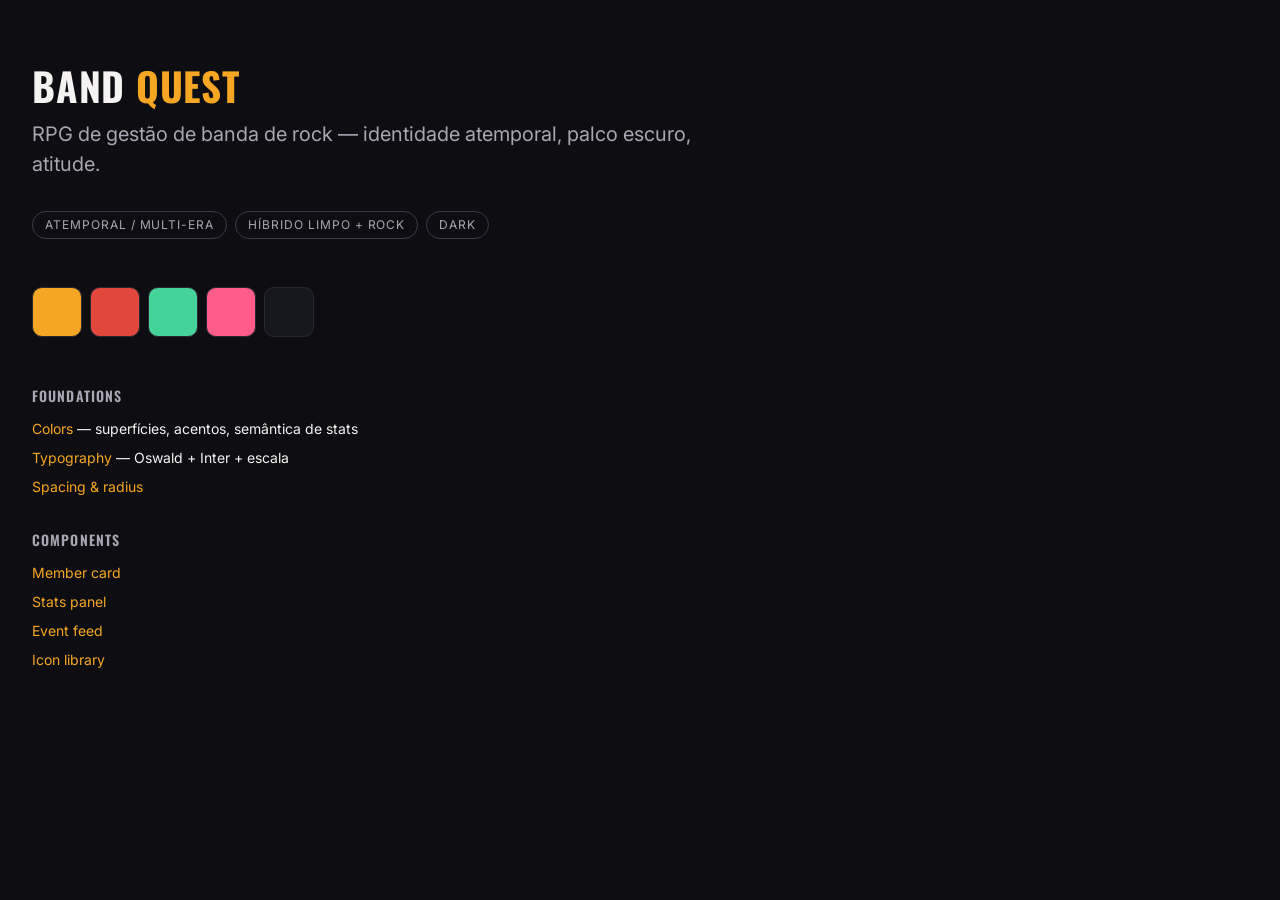
<file: design-system/index.html>
<!-- @dsCard group="Brand" name="Brand overview" -->
<!DOCTYPE html>
<html lang="pt-BR">
<head>
<meta charset="utf-8">
<meta name="viewport" content="width=device-width, initial-scale=1">
<title>Band Quest — Design System</title>
<link rel="preconnect" href="https://fonts.googleapis.com">
<link href="https://fonts.googleapis.com/css2?family=Inter:wght@400;500;600;700&family=Oswald:wght@500;600;700&display=swap" rel="stylesheet">
<link rel="stylesheet" href="tokens.css">
<style>
  body { margin: 0; }
  .wrap { padding: var(--bq-space-8) var(--bq-space-6); max-width: 720px; }
  .brand { font-family: var(--bq-font-display); font-weight: 700; text-transform: uppercase;
           letter-spacing: var(--bq-tracking-display); font-size: var(--bq-text-3xl); line-height: var(--bq-leading-tight); }
  .brand b { color: var(--bq-spotlight); }
  .tagline { color: var(--bq-text-muted); margin: var(--bq-space-3) 0 var(--bq-space-6); font-size: var(--bq-text-lg); }
  .pills { display: flex; gap: var(--bq-space-2); flex-wrap: wrap; margin-bottom: var(--bq-space-7); }
  .pill { font-size: var(--bq-text-xs); text-transform: uppercase; letter-spacing: var(--bq-tracking-caps);
          padding: var(--bq-space-1) var(--bq-space-3); border-radius: var(--bq-radius-pill);
          border: 1px solid var(--bq-border-strong); color: var(--bq-text-muted); }
  .swatches { display: flex; gap: var(--bq-space-2); margin-bottom: var(--bq-space-7); }
  .swatches span { width: 48px; height: 48px; border-radius: var(--bq-radius-md); border: 1px solid var(--bq-border); }
  h2 { font-family: var(--bq-font-display); font-weight: 600; letter-spacing: var(--bq-tracking-caps);
       text-transform: uppercase; font-size: var(--bq-text-sm); color: var(--bq-text-muted); margin: 0 0 var(--bq-space-3); }
  ul { list-style: none; padding: 0; margin: 0; display: grid; gap: var(--bq-space-2); }
  a { color: var(--bq-spotlight); text-decoration: none; }
  li { font-size: var(--bq-text-sm); }
</style>
</head>
<body class="bq-root">
<div class="wrap">
  <div class="brand">Band <b>Quest</b></div>
  <p class="tagline">RPG de gestão de banda de rock — identidade atemporal, palco escuro, atitude.</p>

  <div class="pills">
    <span class="pill">Atemporal / multi-era</span>
    <span class="pill">Híbrido limpo + rock</span>
    <span class="pill">Dark</span>
  </div>

  <div class="swatches">
    <span style="background:var(--bq-spotlight)"></span>
    <span style="background:var(--bq-ember)"></span>
    <span style="background:var(--bq-stat-cash)"></span>
    <span style="background:var(--bq-stat-fans)"></span>
    <span style="background:var(--bq-bg-surface)"></span>
  </div>

  <h2>Foundations</h2>
  <ul>
    <li><a href="foundations/colors.html">Colors</a> — superfícies, acentos, semântica de stats</li>
    <li><a href="foundations/typography.html">Typography</a> — Oswald + Inter + escala</li>
    <li><a href="foundations/spacing.html">Spacing &amp; radius</a></li>
  </ul>

  <h2 style="margin-top:var(--bq-space-6)">Components</h2>
  <ul>
    <li><a href="components/member-card.html">Member card</a></li>
    <li><a href="components/stats-panel.html">Stats panel</a></li>
    <li><a href="components/event-feed.html">Event feed</a></li>
    <li><a href="components/icons.html">Icon library</a></li>
  </ul>
</div>
</body>
</html>
</file>
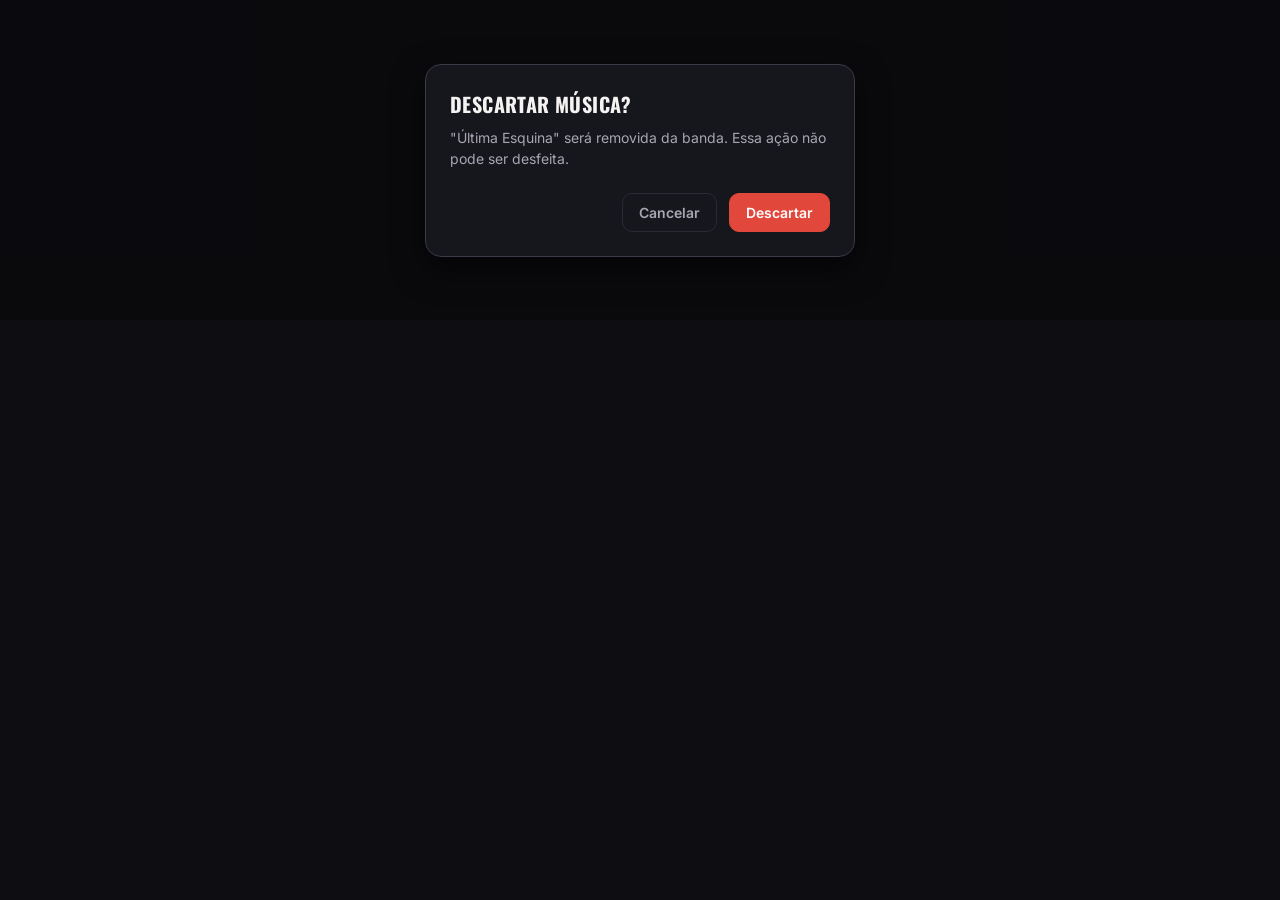
<file: design-system/components/confirm-dialog.html>
<!-- @dsCard group="Components" name="Confirm dialog" -->
<!DOCTYPE html>
<html lang="pt-BR">
<head>
<meta charset="utf-8">
<meta name="viewport" content="width=device-width, initial-scale=1">
<title>Band Quest — Confirm Dialog</title>
<link rel="preconnect" href="https://fonts.googleapis.com">
<link href="https://fonts.googleapis.com/css2?family=Inter:wght@400;500;600;700&family=Oswald:wght@600;700&display=swap" rel="stylesheet">
<link rel="stylesheet" href="../tokens.css">
<style>
  body { margin: 0; }
  .stage { position: relative; min-height: 320px; }
  /* Scrim do modal — usa o token de overlay. */
  .overlay {
    position: absolute; inset: 0; z-index: var(--bq-z-overlay);
    display: flex; align-items: center; justify-content: center; padding: var(--bq-space-6);
    background: var(--bq-overlay);
  }
  .dialog {
    width: 100%; max-width: 380px; padding: var(--bq-space-5);
    background: var(--bq-bg-surface); border: 1px solid var(--bq-border-strong);
    border-radius: var(--bq-radius-lg); box-shadow: var(--bq-shadow-lg);
  }
  .dialog__title { font-family: var(--bq-font-display); font-weight: 700; text-transform: uppercase;
    letter-spacing: var(--bq-tracking-display); font-size: var(--bq-text-lg); margin: 0 0 var(--bq-space-2); }
  .dialog__msg { font-size: var(--bq-text-sm); color: var(--bq-text-muted); margin: 0 0 var(--bq-space-5); }
  .dialog__actions { display: flex; justify-content: flex-end; gap: var(--bq-space-3); }
  .btn { padding: var(--bq-space-2) var(--bq-space-4); font: inherit; font-size: var(--bq-text-sm);
    font-weight: var(--bq-weight-semibold); border-radius: var(--bq-radius-md); cursor: pointer; }
  .btn--ghost { color: var(--bq-text-muted); background: var(--bq-bg-surface); border: 1px solid var(--bq-border); }
  .btn--ghost:hover { border-color: var(--bq-border-strong); color: var(--bq-text); }
  /* Ação destrutiva (ember). Para confirmações neutras, usar o âmbar (spotlight). */
  .btn--danger { color: #fff; background: var(--bq-ember); border: 1px solid var(--bq-ember); }
  .btn--danger:hover { filter: brightness(1.08); }
</style>
</head>
<body class="bq-root">
<div class="stage">
  <div class="overlay">
    <div class="dialog" role="dialog" aria-modal="true" aria-labelledby="cd-title">
      <h2 class="dialog__title" id="cd-title">Descartar música?</h2>
      <p class="dialog__msg">"Última Esquina" será removida da banda. Essa ação não pode ser desfeita.</p>
      <div class="dialog__actions">
        <button class="btn btn--ghost">Cancelar</button>
        <button class="btn btn--danger">Descartar</button>
      </div>
    </div>
  </div>
</div>
</body>
</html>
</file>
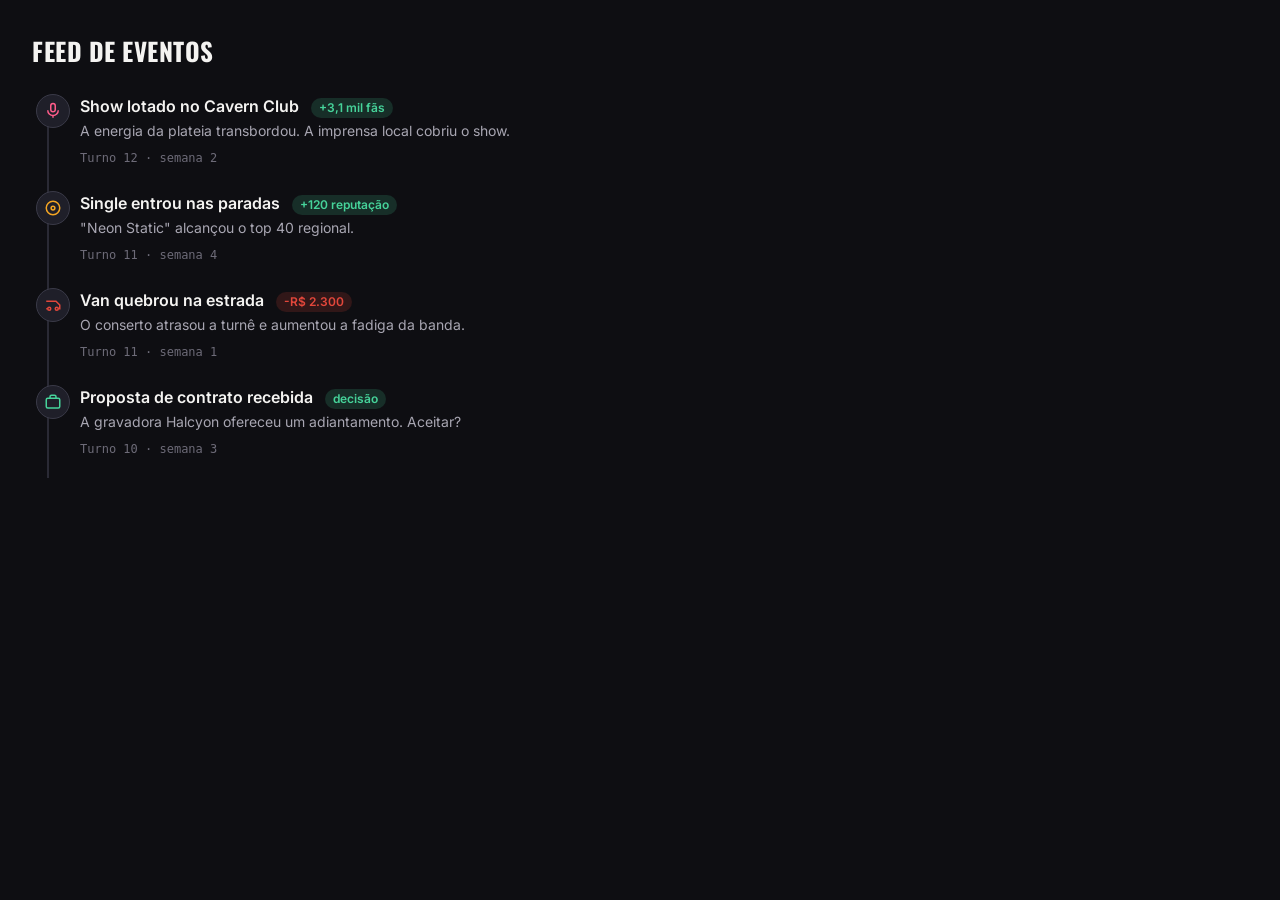
<file: design-system/components/event-feed.html>
<!-- @dsCard group="Components" name="Event feed" -->
<!DOCTYPE html>
<html lang="pt-BR">
<head>
<meta charset="utf-8">
<meta name="viewport" content="width=device-width, initial-scale=1">
<title>Band Quest — Event Feed</title>
<link rel="preconnect" href="https://fonts.googleapis.com">
<link href="https://fonts.googleapis.com/css2?family=Inter:wght@400;500;600;700&family=Oswald:wght@600;700&display=swap" rel="stylesheet">
<link rel="stylesheet" href="../tokens.css">
<style>
  body { margin: 0; }
  .wrap { padding: var(--bq-space-6); max-width: 520px; }
  h1 { font-family: var(--bq-font-display); font-weight: 700; text-transform: uppercase;
       letter-spacing: var(--bq-tracking-display); font-size: var(--bq-text-xl); margin: 0 0 var(--bq-space-5); }
  .feed { position: relative; padding-left: var(--bq-space-6); }
  .feed::before { content:""; position:absolute; left: 15px; top: 4px; bottom: 4px; width: 2px; background: var(--bq-border); }
  .item { position: relative; padding: 0 0 var(--bq-space-5) var(--bq-space-4); }
  .dot { position: absolute; left: calc(-1 * var(--bq-space-6) + 4px); top: 0; width: 32px; height: 32px; border-radius: var(--bq-radius-pill);
         display:flex; align-items:center; justify-content:center; background: var(--bq-bg-elevated);
         border: 1px solid var(--bq-border-strong); color: var(--accent); }
  .dot svg { width: 18px; height: 18px; }
  .title { font-weight: var(--bq-weight-semibold); font-size: var(--bq-text-md); }
  .desc { font-size: var(--bq-text-sm); color: var(--bq-text-muted); margin-top: 2px; }
  .time { font-size: var(--bq-text-xs); color: var(--bq-text-faint); font-family: var(--bq-font-mono); margin-top: var(--bq-space-2); }
  .tag { display:inline-block; font-size: var(--bq-text-xs); font-weight: var(--bq-weight-semibold);
         padding: 1px var(--bq-space-2); border-radius: var(--bq-radius-pill); margin-left: var(--bq-space-2); }
  .pos { color: var(--bq-positive); background: color-mix(in srgb, var(--bq-positive) 16%, transparent); }
  .neg { color: var(--bq-negative); background: color-mix(in srgb, var(--bq-negative) 16%, transparent); }
</style>
</head>
<body class="bq-root">
<div class="wrap">
  <h1>Feed de Eventos</h1>
  <div class="feed">

    <div class="item" style="--accent:var(--bq-stat-fans)">
      <div class="dot"><svg viewBox="0 0 24 24" fill="none" stroke="currentColor" stroke-width="2"><rect x="9" y="2" width="6" height="11" rx="3"/><path d="M5 11a7 7 0 0 0 14 0M12 18v3"/></svg></div>
      <div class="title">Show lotado no Cavern Club <span class="tag pos">+3,1 mil fãs</span></div>
      <div class="desc">A energia da plateia transbordou. A imprensa local cobriu o show.</div>
      <div class="time">Turno 12 · semana 2</div>
    </div>

    <div class="item" style="--accent:var(--bq-spotlight)">
      <div class="dot"><svg viewBox="0 0 24 24" fill="none" stroke="currentColor" stroke-width="2"><circle cx="12" cy="12" r="9"/><circle cx="12" cy="12" r="2.5"/></svg></div>
      <div class="title">Single entrou nas paradas <span class="tag pos">+120 reputação</span></div>
      <div class="desc">"Neon Static" alcançou o top 40 regional.</div>
      <div class="time">Turno 11 · semana 4</div>
    </div>

    <div class="item" style="--accent:var(--bq-negative)">
      <div class="dot"><svg viewBox="0 0 24 24" fill="none" stroke="currentColor" stroke-width="2"><path d="M3 7h13l5 5v5h-2M3 17h2"/><circle cx="7" cy="17" r="2"/><circle cx="17" cy="17" r="2"/></svg></div>
      <div class="title">Van quebrou na estrada <span class="tag neg">-R$ 2.300</span></div>
      <div class="desc">O conserto atrasou a turnê e aumentou a fadiga da banda.</div>
      <div class="time">Turno 11 · semana 1</div>
    </div>

    <div class="item" style="--accent:var(--bq-stat-cash)">
      <div class="dot"><svg viewBox="0 0 24 24" fill="none" stroke="currentColor" stroke-width="2"><rect x="3" y="7" width="18" height="13" rx="2"/><path d="M8 7V5a2 2 0 0 1 2-2h4a2 2 0 0 1 2 2v2"/></svg></div>
      <div class="title">Proposta de contrato recebida <span class="tag pos">decisão</span></div>
      <div class="desc">A gravadora Halcyon ofereceu um adiantamento. Aceitar?</div>
      <div class="time">Turno 10 · semana 3</div>
    </div>

  </div>
</div>
</body>
</html>
</file>
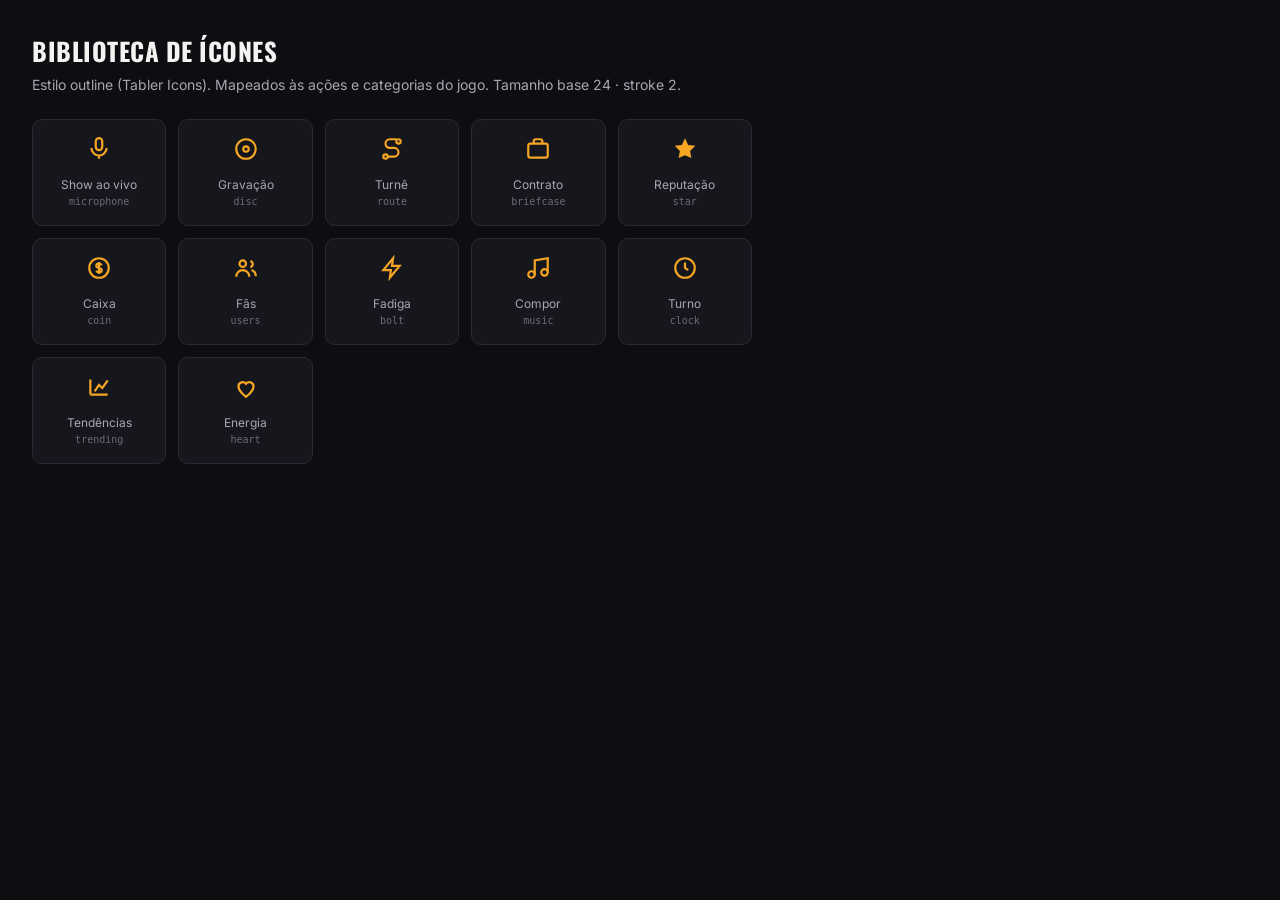
<file: design-system/components/icons.html>
<!-- @dsCard group="Components" name="Icon library" -->
<!DOCTYPE html>
<html lang="pt-BR">
<head>
<meta charset="utf-8">
<meta name="viewport" content="width=device-width, initial-scale=1">
<title>Band Quest — Icon Library</title>
<link rel="preconnect" href="https://fonts.googleapis.com">
<link href="https://fonts.googleapis.com/css2?family=Inter:wght@400;500;600;700&family=Oswald:wght@600;700&display=swap" rel="stylesheet">
<link rel="stylesheet" href="../tokens.css">
<style>
  body { margin: 0; }
  .wrap { padding: var(--bq-space-6); max-width: 720px; }
  h1 { font-family: var(--bq-font-display); font-weight: 700; text-transform: uppercase;
       letter-spacing: var(--bq-tracking-display); font-size: var(--bq-text-xl); margin: 0 0 var(--bq-space-1); }
  .sub { color: var(--bq-text-muted); font-size: var(--bq-text-sm); margin: 0 0 var(--bq-space-5); }
  .grid { display: grid; grid-template-columns: repeat(auto-fill, minmax(120px,1fr)); gap: var(--bq-space-3); }
  .cell { background: var(--bq-bg-surface); border: 1px solid var(--bq-border); border-radius: var(--bq-radius-md);
          padding: var(--bq-space-4) var(--bq-space-2); text-align: center; }
  .cell svg { width: 26px; height: 26px; color: var(--bq-spotlight); }
  .cell .n { font-size: var(--bq-text-xs); color: var(--bq-text-muted); margin-top: var(--bq-space-2); }
  .cell .t { display:block; font-family: var(--bq-font-mono); font-size: 10px; color: var(--bq-text-faint); }
</style>
</head>
<body class="bq-root">
<div class="wrap">
  <h1>Biblioteca de Ícones</h1>
  <p class="sub">Estilo outline (Tabler Icons). Mapeados às ações e categorias do jogo. Tamanho base 24 · stroke 2.</p>
  <div class="grid">

    <div class="cell"><svg viewBox="0 0 24 24" fill="none" stroke="currentColor" stroke-width="2"><rect x="9" y="2" width="6" height="11" rx="3"/><path d="M5 11a7 7 0 0 0 14 0M12 18v3"/></svg><div class="n">Show ao vivo<span class="t">microphone</span></div></div>
    <div class="cell"><svg viewBox="0 0 24 24" fill="none" stroke="currentColor" stroke-width="2"><circle cx="12" cy="12" r="9"/><circle cx="12" cy="12" r="2.5"/></svg><div class="n">Gravação<span class="t">disc</span></div></div>
    <div class="cell"><svg viewBox="0 0 24 24" fill="none" stroke="currentColor" stroke-width="2"><circle cx="6" cy="19" r="2"/><circle cx="18" cy="5" r="2"/><path d="M8 19h6a4 4 0 0 0 0-8H10a4 4 0 0 1 0-8h6"/></svg><div class="n">Turnê<span class="t">route</span></div></div>
    <div class="cell"><svg viewBox="0 0 24 24" fill="none" stroke="currentColor" stroke-width="2"><rect x="3" y="7" width="18" height="13" rx="2"/><path d="M8 7V5a2 2 0 0 1 2-2h4a2 2 0 0 1 2 2v2"/></svg><div class="n">Contrato<span class="t">briefcase</span></div></div>

    <div class="cell"><svg viewBox="0 0 24 24" fill="currentColor"><path d="M12 2l2.9 6.2 6.6.9-4.8 4.7 1.2 6.6L12 17.8 6.1 20.4l1.2-6.6L2.5 9.1l6.6-.9z"/></svg><div class="n">Reputação<span class="t">star</span></div></div>
    <div class="cell"><svg viewBox="0 0 24 24" fill="none" stroke="currentColor" stroke-width="2"><circle cx="12" cy="12" r="9"/><path d="M14.5 9.5c-.5-1-1.5-1.5-2.5-1.5-1.4 0-2.5.8-2.5 2s1.1 1.8 2.5 2 2.5.8 2.5 2-1.1 2-2.5 2c-1 0-2-.5-2.5-1.5M12 6.5v11"/></svg><div class="n">Caixa<span class="t">coin</span></div></div>
    <div class="cell"><svg viewBox="0 0 24 24" fill="none" stroke="currentColor" stroke-width="2"><circle cx="9" cy="8" r="3"/><path d="M3 20c0-3.3 2.7-6 6-6s6 2.7 6 6"/><path d="M16 5.5a3 3 0 0 1 0 5.8M17 14c2.5.6 4 2.6 4 5.5"/></svg><div class="n">Fãs<span class="t">users</span></div></div>
    <div class="cell"><svg viewBox="0 0 24 24" fill="none" stroke="currentColor" stroke-width="2"><path d="M13 3L4 14h7l-1 7 9-11h-7z"/></svg><div class="n">Fadiga<span class="t">bolt</span></div></div>

    <div class="cell"><svg viewBox="0 0 24 24" fill="none" stroke="currentColor" stroke-width="2"><path d="M9 18V5l12-2v13"/><circle cx="6" cy="18" r="3"/><circle cx="18" cy="16" r="3"/></svg><div class="n">Compor<span class="t">music</span></div></div>
    <div class="cell"><svg viewBox="0 0 24 24" fill="none" stroke="currentColor" stroke-width="2"><path d="M3 12a9 9 0 1 0 18 0 9 9 0 1 0-18 0M12 7v5l3 2"/></svg><div class="n">Turno<span class="t">clock</span></div></div>
    <div class="cell"><svg viewBox="0 0 24 24" fill="none" stroke="currentColor" stroke-width="2"><path d="M4 19V5m0 14h16M8 16l4-6 3 3 5-7"/></svg><div class="n">Tendências<span class="t">trending</span></div></div>
    <div class="cell"><svg viewBox="0 0 24 24" fill="none" stroke="currentColor" stroke-width="2"><path d="M12 21s-7-4.5-7-10a4 4 0 0 1 7-2 4 4 0 0 1 7 2c0 5.5-7 10-7 10z"/></svg><div class="n">Energia<span class="t">heart</span></div></div>

  </div>
</div>
</body>
</html>
</file>
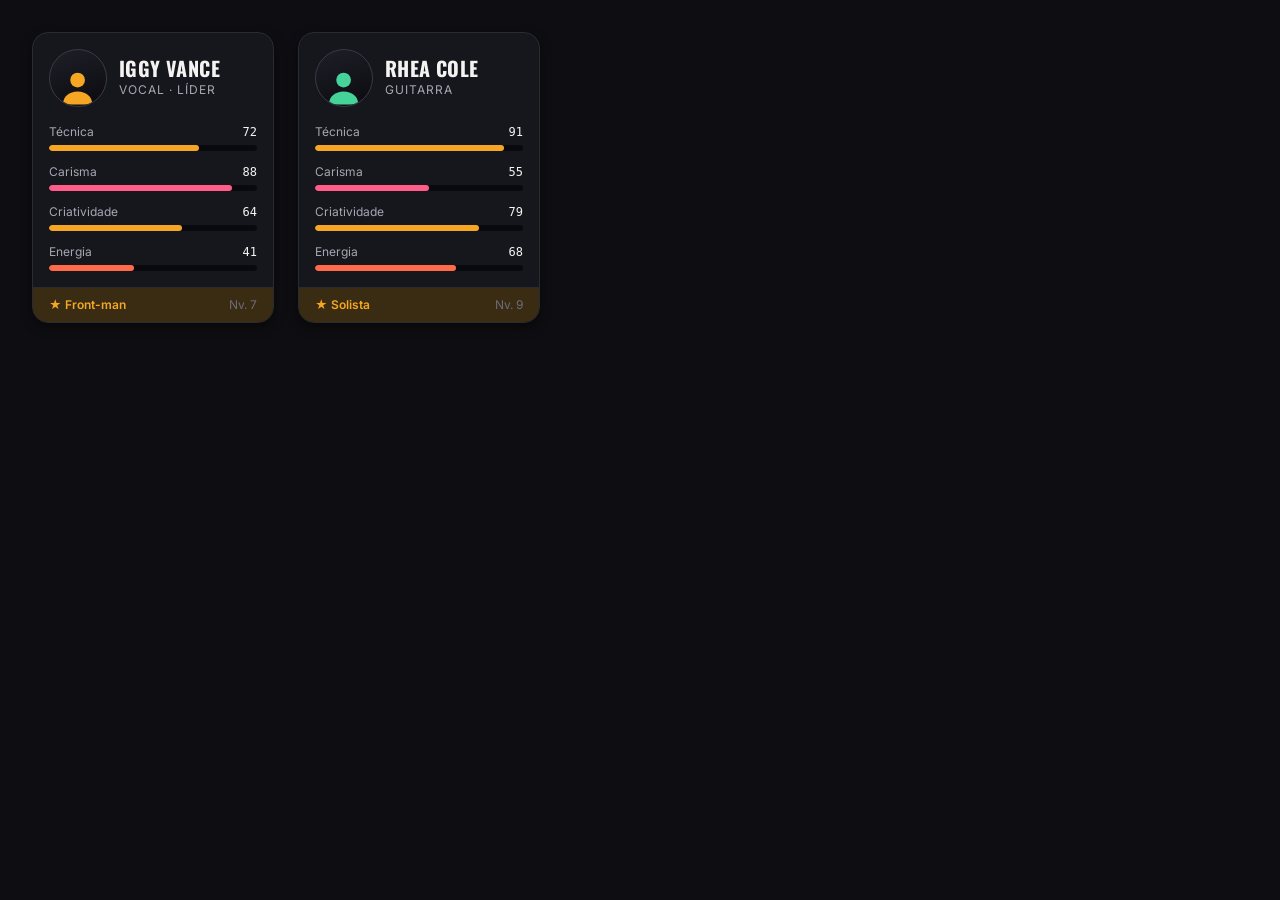
<file: design-system/components/member-card.html>
<!-- @dsCard group="Components" name="Member card" -->
<!DOCTYPE html>
<html lang="pt-BR">
<head>
<meta charset="utf-8">
<meta name="viewport" content="width=device-width, initial-scale=1">
<title>Band Quest — Member Card</title>
<link rel="preconnect" href="https://fonts.googleapis.com">
<link href="https://fonts.googleapis.com/css2?family=Inter:wght@400;500;600;700&family=Oswald:wght@600;700&display=swap" rel="stylesheet">
<link rel="stylesheet" href="../tokens.css">
<style>
  body { margin: 0; }
  .wrap { padding: var(--bq-space-6); display: flex; gap: var(--bq-space-5); flex-wrap: wrap; }

  .card {
    width: 240px; background: var(--bq-bg-surface); border: 1px solid var(--bq-border);
    border-radius: var(--bq-radius-lg); overflow: hidden; box-shadow: var(--bq-shadow-md);
  }
  .head { display: flex; gap: var(--bq-space-3); padding: var(--bq-space-4); align-items: center; }
  .avatar {
    width: 56px; height: 56px; border-radius: var(--bq-radius-pill); flex: none;
    display: flex; align-items: flex-end; justify-content: center; overflow: hidden;
    background: linear-gradient(160deg, var(--bq-bg-elevated), var(--bq-bg-inset));
    border: 1px solid var(--bq-border-strong);
  }
  .avatar svg { width: 70%; height: 70%; }
  .name { font-family: var(--bq-font-display); font-weight: 700; text-transform: uppercase;
          letter-spacing: var(--bq-tracking-display); font-size: var(--bq-text-lg); line-height: var(--bq-leading-tight); }
  .role { font-size: var(--bq-text-xs); color: var(--bq-text-muted); text-transform: uppercase;
          letter-spacing: var(--bq-tracking-caps); margin-top: 2px; }
  .attrs { padding: 0 var(--bq-space-4) var(--bq-space-4); display: grid; gap: var(--bq-space-3); }
  .attr { display: grid; grid-template-columns: 1fr auto; gap: var(--bq-space-1); }
  .attr .lab { font-size: var(--bq-text-xs); color: var(--bq-text-muted); }
  .attr .val { font-family: var(--bq-font-mono); font-size: var(--bq-text-xs); color: var(--bq-text); }
  .track { grid-column: 1 / -1; height: 6px; background: var(--bq-bg-inset); border-radius: var(--bq-radius-pill); overflow: hidden; }
  .fill { height: 100%; border-radius: var(--bq-radius-pill); }
  .ribbon { padding: var(--bq-space-2) var(--bq-space-4); background: var(--bq-spotlight-dim);
            border-top: 1px solid var(--bq-border); display: flex; justify-content: space-between; align-items: center; }
  .ribbon .role2 { font-size: var(--bq-text-xs); color: var(--bq-spotlight); font-weight: var(--bq-weight-semibold); }
</style>
</head>
<body class="bq-root">
<div class="wrap">

  <div class="card">
    <div class="head">
      <div class="avatar">
        <svg viewBox="0 0 48 48" fill="none"><circle cx="24" cy="16" r="9" fill="var(--bq-spotlight)"/><path d="M6 46c0-10 8-16 18-16s18 6 18 16" fill="var(--bq-spotlight)"/></svg>
      </div>
      <div>
        <div class="name">Iggy Vance</div>
        <div class="role">Vocal · Líder</div>
      </div>
    </div>
    <div class="attrs">
      <div class="attr"><span class="lab">Técnica</span><span class="val">72</span><div class="track"><div class="fill" style="width:72%;background:var(--bq-stat-rep)"></div></div></div>
      <div class="attr"><span class="lab">Carisma</span><span class="val">88</span><div class="track"><div class="fill" style="width:88%;background:var(--bq-stat-fans)"></div></div></div>
      <div class="attr"><span class="lab">Criatividade</span><span class="val">64</span><div class="track"><div class="fill" style="width:64%;background:var(--bq-spotlight)"></div></div></div>
      <div class="attr"><span class="lab">Energia</span><span class="val">41</span><div class="track"><div class="fill" style="width:41%;background:var(--bq-stat-fatigue)"></div></div></div>
    </div>
    <div class="ribbon"><span class="role2">★ Front-man</span><span style="font-size:var(--bq-text-xs);color:var(--bq-text-faint)">Nv. 7</span></div>
  </div>

  <div class="card">
    <div class="head">
      <div class="avatar">
        <svg viewBox="0 0 48 48" fill="none"><circle cx="24" cy="16" r="9" fill="var(--bq-stat-cash)"/><path d="M6 46c0-10 8-16 18-16s18 6 18 16" fill="var(--bq-stat-cash)"/></svg>
      </div>
      <div>
        <div class="name">Rhea Cole</div>
        <div class="role">Guitarra</div>
      </div>
    </div>
    <div class="attrs">
      <div class="attr"><span class="lab">Técnica</span><span class="val">91</span><div class="track"><div class="fill" style="width:91%;background:var(--bq-stat-rep)"></div></div></div>
      <div class="attr"><span class="lab">Carisma</span><span class="val">55</span><div class="track"><div class="fill" style="width:55%;background:var(--bq-stat-fans)"></div></div></div>
      <div class="attr"><span class="lab">Criatividade</span><span class="val">79</span><div class="track"><div class="fill" style="width:79%;background:var(--bq-spotlight)"></div></div></div>
      <div class="attr"><span class="lab">Energia</span><span class="val">68</span><div class="track"><div class="fill" style="width:68%;background:var(--bq-stat-fatigue)"></div></div></div>
    </div>
    <div class="ribbon"><span class="role2">★ Solista</span><span style="font-size:var(--bq-text-xs);color:var(--bq-text-faint)">Nv. 9</span></div>
  </div>

</div>
</body>
</html>
</file>
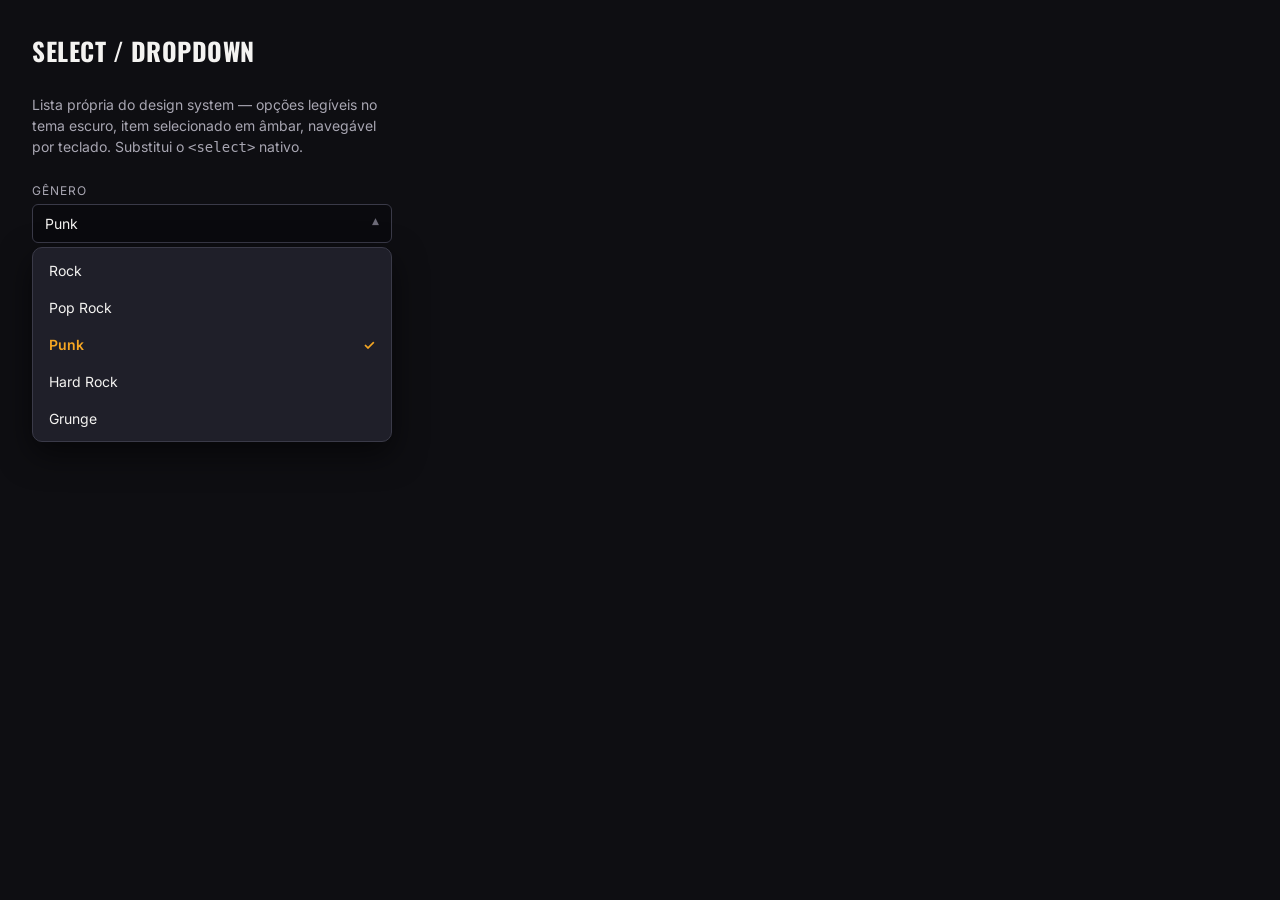
<file: design-system/components/select.html>
<!-- @dsCard group="Components" name="Select / Dropdown" -->
<!DOCTYPE html>
<html lang="pt-BR">
<head>
<meta charset="utf-8">
<meta name="viewport" content="width=device-width, initial-scale=1">
<title>Band Quest — Select / Dropdown</title>
<link rel="preconnect" href="https://fonts.googleapis.com">
<link href="https://fonts.googleapis.com/css2?family=Inter:wght@400;500;600;700&family=Oswald:wght@600;700&display=swap" rel="stylesheet">
<link rel="stylesheet" href="../tokens.css">
<style>
  body { margin: 0; }
  .wrap { padding: var(--bq-space-6); max-width: 360px; }
  h1 { font-family: var(--bq-font-display); font-weight: 700; text-transform: uppercase;
       letter-spacing: var(--bq-tracking-display); font-size: var(--bq-text-xl); margin: 0 0 var(--bq-space-5); }
  .note { font-size: var(--bq-text-sm); color: var(--bq-text-muted); margin: 0 0 var(--bq-space-5); }
  .field__label { display:block; font-size: var(--bq-text-xs); color: var(--bq-text-muted);
    text-transform: uppercase; letter-spacing: var(--bq-tracking-caps); margin-bottom: var(--bq-space-1); }

  /* Padrão de dropdown próprio (o <select> nativo não estiliza as opções de forma
     confiável no tema escuro — daí um botão + lista custom). */
  .select { position: relative; }
  .select__button {
    width: 100%; display:flex; align-items:center; justify-content:space-between; gap: var(--bq-space-2);
    padding: var(--bq-space-2) var(--bq-space-3); font: inherit; font-size: var(--bq-text-sm);
    color: var(--bq-text); background: var(--bq-bg-inset);
    border: 1px solid var(--bq-border-strong); border-radius: var(--bq-radius-sm); cursor: pointer;
    transition: border-color var(--bq-dur-base) var(--bq-ease);
  }
  .select__button:hover { border-color: var(--bq-spotlight); }
  .select__chevron { color: var(--bq-text-faint); transition: transform var(--bq-dur-base) var(--bq-ease); }
  .select--open .select__chevron { transform: rotate(180deg); }

  .select__list {
    position: absolute; z-index: var(--bq-z-overlay); top: calc(100% + 4px); left: 0; right: 0;
    margin: 0; padding: var(--bq-space-1); list-style: none; max-height: 240px; overflow-y: auto;
    background: var(--bq-bg-elevated); border: 1px solid var(--bq-border-strong);
    border-radius: var(--bq-radius-md); box-shadow: var(--bq-shadow-lg);
  }
  .select__option {
    width: 100%; text-align: left; display:flex; align-items:center; justify-content:space-between;
    padding: var(--bq-space-2) var(--bq-space-3); font: inherit; font-size: var(--bq-text-sm);
    color: var(--bq-text); background: none; border: none; border-radius: var(--bq-radius-sm); cursor: pointer;
  }
  .select__option:hover, .select__option:focus-visible { background: var(--bq-bg-surface); outline: none; }
  .select__option[aria-selected="true"] { color: var(--bq-spotlight); font-weight: var(--bq-weight-semibold); }
  .select__option[aria-selected="true"]::after { content: "✓"; }
</style>
</head>
<body class="bq-root">
<div class="wrap">
  <h1>Select / Dropdown</h1>
  <p class="note">Lista própria do design system — opções legíveis no tema escuro,
    item selecionado em âmbar, navegável por teclado. Substitui o <code>&lt;select&gt;</code> nativo.</p>

  <span class="field__label">Gênero</span>
  <div class="select select--open">
    <button class="select__button" aria-haspopup="listbox" aria-expanded="true">
      <span>Punk</span>
      <span class="select__chevron">▾</span>
    </button>
    <ul class="select__list" role="listbox">
      <li><button class="select__option" role="option">Rock</button></li>
      <li><button class="select__option" role="option">Pop Rock</button></li>
      <li><button class="select__option" role="option" aria-selected="true">Punk</button></li>
      <li><button class="select__option" role="option">Hard Rock</button></li>
      <li><button class="select__option" role="option">Grunge</button></li>
    </ul>
  </div>
</div>
</body>
</html>
</file>
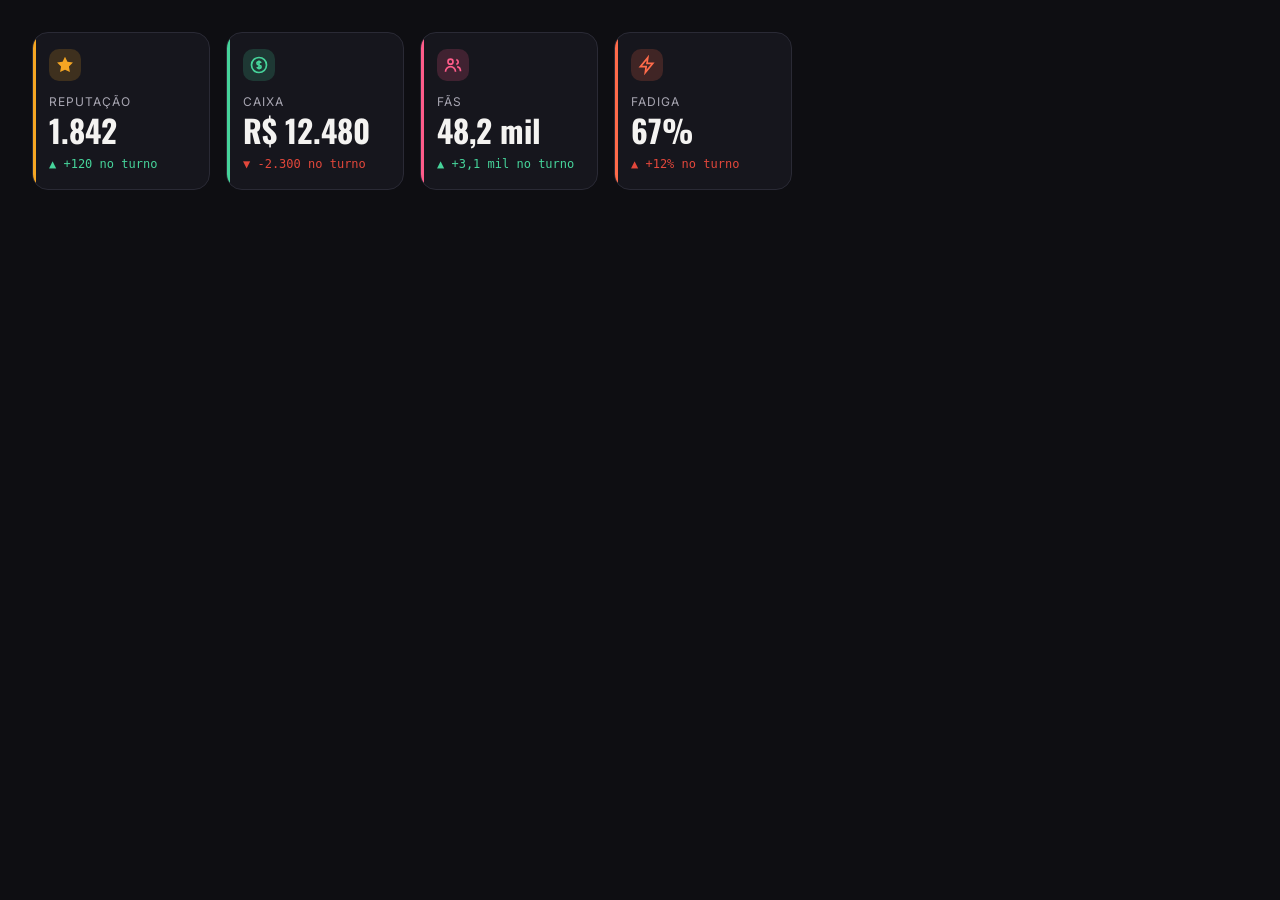
<file: design-system/components/stats-panel.html>
<!-- @dsCard group="Components" name="Stats panel" -->
<!DOCTYPE html>
<html lang="pt-BR">
<head>
<meta charset="utf-8">
<meta name="viewport" content="width=device-width, initial-scale=1">
<title>Band Quest — Stats Panel</title>
<link rel="preconnect" href="https://fonts.googleapis.com">
<link href="https://fonts.googleapis.com/css2?family=Inter:wght@400;500;600;700&family=Oswald:wght@600;700&display=swap" rel="stylesheet">
<link rel="stylesheet" href="../tokens.css">
<style>
  body { margin: 0; }
  .wrap { padding: var(--bq-space-6); }
  .panel { display: grid; grid-template-columns: repeat(4, 1fr); gap: var(--bq-space-4); max-width: 760px; }
  @media (max-width: 640px){ .panel { grid-template-columns: repeat(2,1fr); } }
  .tile { background: var(--bq-bg-surface); border: 1px solid var(--bq-border);
          border-radius: var(--bq-radius-lg); padding: var(--bq-space-4); position: relative; overflow: hidden; }
  .tile::before { content:""; position:absolute; inset:0 auto 0 0; width:3px; background: var(--accent); }
  .ic { width: 32px; height: 32px; border-radius: var(--bq-radius-md); display:flex; align-items:center; justify-content:center;
        background: color-mix(in srgb, var(--accent) 18%, transparent); color: var(--accent); margin-bottom: var(--bq-space-3); }
  .ic svg { width: 20px; height: 20px; }
  .lab { font-size: var(--bq-text-xs); text-transform: uppercase; letter-spacing: var(--bq-tracking-caps); color: var(--bq-text-muted); }
  .val { font-family: var(--bq-font-display); font-weight: 700; font-size: var(--bq-text-2xl);
         font-variant-numeric: tabular-nums; line-height: var(--bq-leading-tight); margin-top: 2px; }
  .delta { font-size: var(--bq-text-xs); font-family: var(--bq-font-mono); margin-top: var(--bq-space-2); }
  .up { color: var(--bq-positive); } .down { color: var(--bq-negative); }
</style>
</head>
<body class="bq-root">
<div class="wrap">
  <div class="panel">

    <div class="tile" style="--accent:var(--bq-stat-rep)">
      <div class="ic"><svg viewBox="0 0 24 24" fill="currentColor"><path d="M12 2l2.9 6.2 6.6.9-4.8 4.7 1.2 6.6L12 17.8 6.1 20.4l1.2-6.6L2.5 9.1l6.6-.9z"/></svg></div>
      <div class="lab">Reputação</div>
      <div class="val">1.842</div>
      <div class="delta up">▲ +120 no turno</div>
    </div>

    <div class="tile" style="--accent:var(--bq-stat-cash)">
      <div class="ic"><svg viewBox="0 0 24 24" fill="none" stroke="currentColor" stroke-width="2"><circle cx="12" cy="12" r="9"/><path d="M14.5 9.5c-.5-1-1.5-1.5-2.5-1.5-1.4 0-2.5.8-2.5 2s1.1 1.8 2.5 2 2.5.8 2.5 2-1.1 2-2.5 2c-1 0-2-.5-2.5-1.5M12 6.5v11"/></svg></div>
      <div class="lab">Caixa</div>
      <div class="val">R$ 12.480</div>
      <div class="delta down">▼ -2.300 no turno</div>
    </div>

    <div class="tile" style="--accent:var(--bq-stat-fans)">
      <div class="ic"><svg viewBox="0 0 24 24" fill="none" stroke="currentColor" stroke-width="2"><circle cx="9" cy="8" r="3"/><path d="M3 20c0-3.3 2.7-6 6-6s6 2.7 6 6"/><path d="M16 5.5a3 3 0 0 1 0 5.8M17 14c2.5.6 4 2.6 4 5.5"/></svg></div>
      <div class="lab">Fãs</div>
      <div class="val">48,2 mil</div>
      <div class="delta up">▲ +3,1 mil no turno</div>
    </div>

    <div class="tile" style="--accent:var(--bq-stat-fatigue)">
      <div class="ic"><svg viewBox="0 0 24 24" fill="none" stroke="currentColor" stroke-width="2"><path d="M13 3L4 14h7l-1 7 9-11h-7z"/></svg></div>
      <div class="lab">Fadiga</div>
      <div class="val">67%</div>
      <div class="delta down">▲ +12% no turno</div>
    </div>

  </div>
</div>
</body>
</html>
</file>
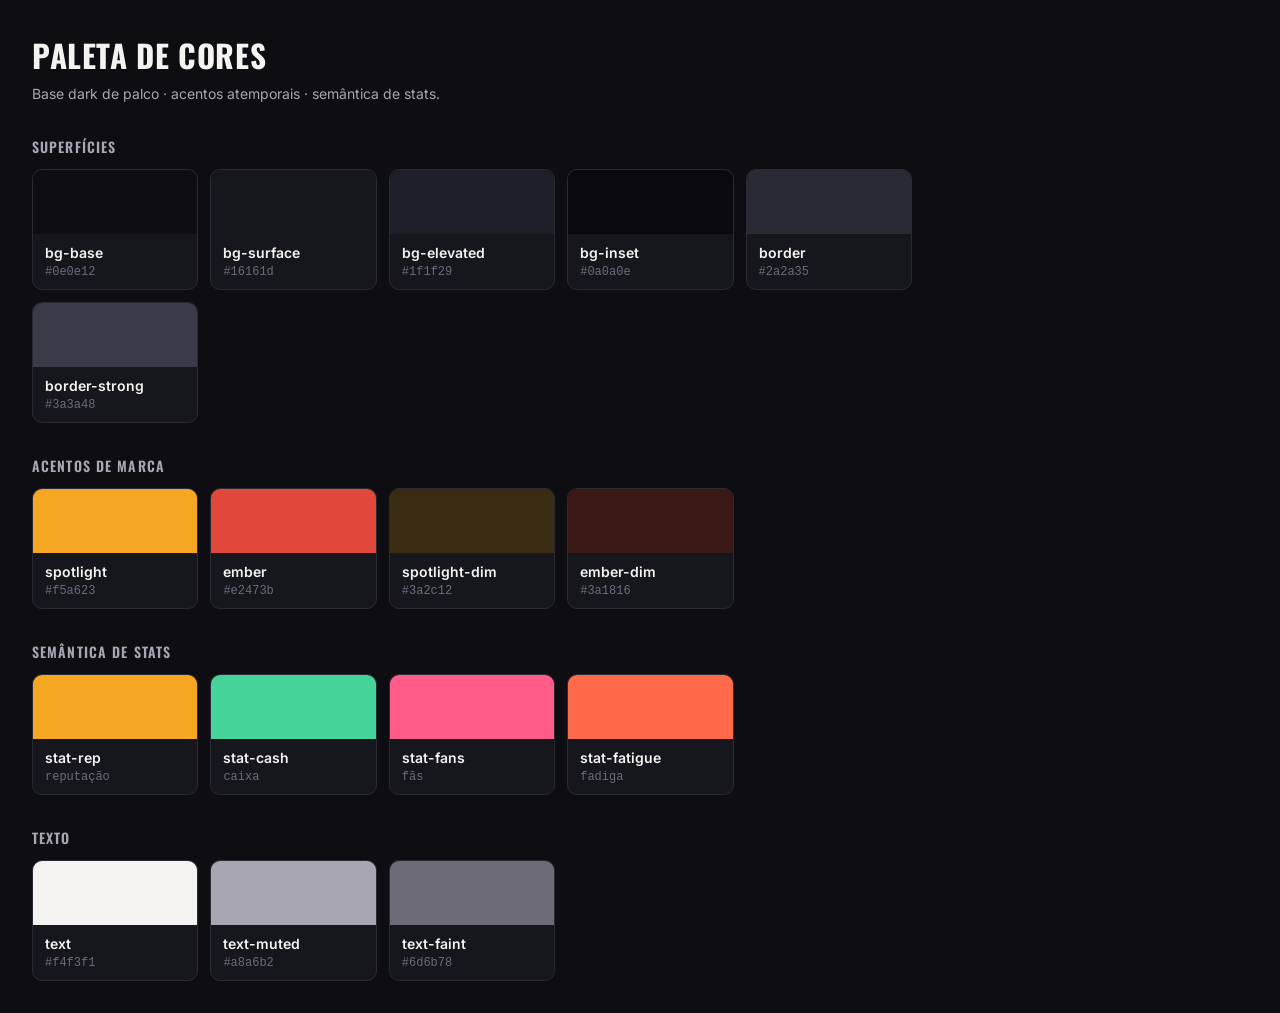
<file: design-system/foundations/colors.html>
<!-- @dsCard group="Colors" name="Color palette" -->
<!DOCTYPE html>
<html lang="pt-BR">
<head>
<meta charset="utf-8">
<meta name="viewport" content="width=device-width, initial-scale=1">
<title>Band Quest — Colors</title>
<link rel="preconnect" href="https://fonts.googleapis.com">
<link href="https://fonts.googleapis.com/css2?family=Inter:wght@400;500;600;700&family=Oswald:wght@500;600;700&display=swap" rel="stylesheet">
<link rel="stylesheet" href="../tokens.css">
<style>
  body { margin: 0; }
  .wrap { padding: var(--bq-space-6); max-width: 880px; }
  h1 { font-family: var(--bq-font-display); font-weight: 700; letter-spacing: var(--bq-tracking-display);
       font-size: var(--bq-text-2xl); margin: 0 0 var(--bq-space-1); text-transform: uppercase; }
  .sub { color: var(--bq-text-muted); margin: 0 0 var(--bq-space-6); font-size: var(--bq-text-sm); }
  h2 { font-family: var(--bq-font-display); font-weight: 600; letter-spacing: var(--bq-tracking-caps);
       text-transform: uppercase; font-size: var(--bq-text-sm); color: var(--bq-text-muted);
       margin: var(--bq-space-6) 0 var(--bq-space-3); }
  .grid { display: grid; grid-template-columns: repeat(auto-fill, minmax(150px,1fr)); gap: var(--bq-space-3); }
  .sw { border: 1px solid var(--bq-border); border-radius: var(--bq-radius-md); overflow: hidden; background: var(--bq-bg-surface); }
  .chip { height: 64px; }
  .meta { padding: var(--bq-space-2) var(--bq-space-3); }
  .name { font-size: var(--bq-text-sm); font-weight: var(--bq-weight-semibold); }
  .hex  { font-family: var(--bq-font-mono); font-size: var(--bq-text-xs); color: var(--bq-text-faint); }
</style>
</head>
<body class="bq-root">
<div class="wrap">
  <h1>Paleta de Cores</h1>
  <p class="sub">Base dark de palco · acentos atemporais · semântica de stats.</p>

  <h2>Superfícies</h2>
  <div class="grid">
    <div class="sw"><div class="chip" style="background:var(--bq-bg-base)"></div><div class="meta"><div class="name">bg-base</div><div class="hex">#0e0e12</div></div></div>
    <div class="sw"><div class="chip" style="background:var(--bq-bg-surface)"></div><div class="meta"><div class="name">bg-surface</div><div class="hex">#16161d</div></div></div>
    <div class="sw"><div class="chip" style="background:var(--bq-bg-elevated)"></div><div class="meta"><div class="name">bg-elevated</div><div class="hex">#1f1f29</div></div></div>
    <div class="sw"><div class="chip" style="background:var(--bq-bg-inset)"></div><div class="meta"><div class="name">bg-inset</div><div class="hex">#0a0a0e</div></div></div>
    <div class="sw"><div class="chip" style="background:var(--bq-border)"></div><div class="meta"><div class="name">border</div><div class="hex">#2a2a35</div></div></div>
    <div class="sw"><div class="chip" style="background:var(--bq-border-strong)"></div><div class="meta"><div class="name">border-strong</div><div class="hex">#3a3a48</div></div></div>
  </div>

  <h2>Acentos de marca</h2>
  <div class="grid">
    <div class="sw"><div class="chip" style="background:var(--bq-spotlight)"></div><div class="meta"><div class="name">spotlight</div><div class="hex">#f5a623</div></div></div>
    <div class="sw"><div class="chip" style="background:var(--bq-ember)"></div><div class="meta"><div class="name">ember</div><div class="hex">#e2473b</div></div></div>
    <div class="sw"><div class="chip" style="background:var(--bq-spotlight-dim)"></div><div class="meta"><div class="name">spotlight-dim</div><div class="hex">#3a2c12</div></div></div>
    <div class="sw"><div class="chip" style="background:var(--bq-ember-dim)"></div><div class="meta"><div class="name">ember-dim</div><div class="hex">#3a1816</div></div></div>
  </div>

  <h2>Semântica de stats</h2>
  <div class="grid">
    <div class="sw"><div class="chip" style="background:var(--bq-stat-rep)"></div><div class="meta"><div class="name">stat-rep</div><div class="hex">reputação</div></div></div>
    <div class="sw"><div class="chip" style="background:var(--bq-stat-cash)"></div><div class="meta"><div class="name">stat-cash</div><div class="hex">caixa</div></div></div>
    <div class="sw"><div class="chip" style="background:var(--bq-stat-fans)"></div><div class="meta"><div class="name">stat-fans</div><div class="hex">fãs</div></div></div>
    <div class="sw"><div class="chip" style="background:var(--bq-stat-fatigue)"></div><div class="meta"><div class="name">stat-fatigue</div><div class="hex">fadiga</div></div></div>
  </div>

  <h2>Texto</h2>
  <div class="grid">
    <div class="sw"><div class="chip" style="background:var(--bq-text)"></div><div class="meta"><div class="name">text</div><div class="hex">#f4f3f1</div></div></div>
    <div class="sw"><div class="chip" style="background:var(--bq-text-muted)"></div><div class="meta"><div class="name">text-muted</div><div class="hex">#a8a6b2</div></div></div>
    <div class="sw"><div class="chip" style="background:var(--bq-text-faint)"></div><div class="meta"><div class="name">text-faint</div><div class="hex">#6d6b78</div></div></div>
  </div>
</div>
</body>
</html>
</file>
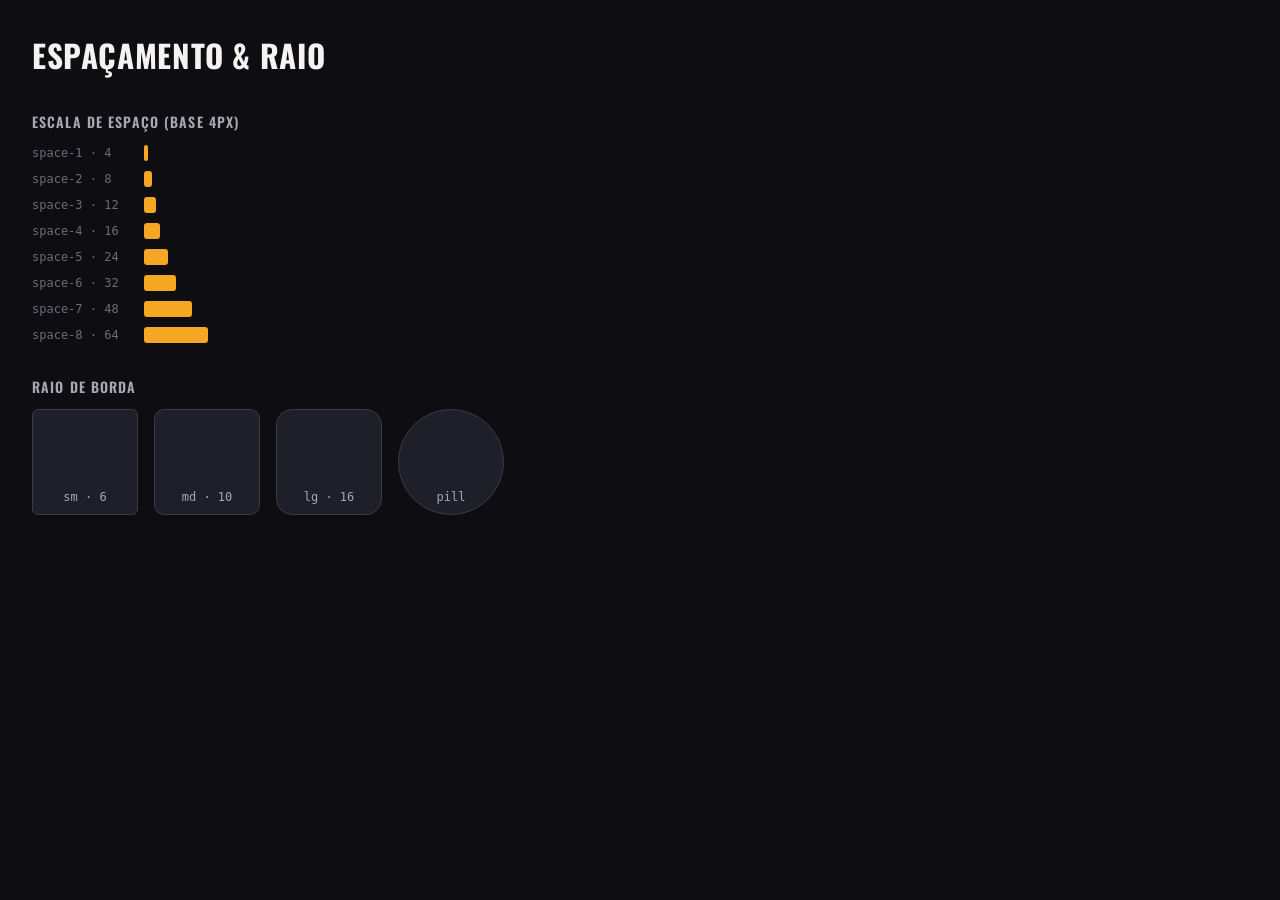
<file: design-system/foundations/spacing.html>
<!-- @dsCard group="Spacing" name="Spacing & radius" -->
<!DOCTYPE html>
<html lang="pt-BR">
<head>
<meta charset="utf-8">
<meta name="viewport" content="width=device-width, initial-scale=1">
<title>Band Quest — Spacing</title>
<link rel="preconnect" href="https://fonts.googleapis.com">
<link href="https://fonts.googleapis.com/css2?family=Inter:wght@400;500;600;700&family=Oswald:wght@600;700&display=swap" rel="stylesheet">
<link rel="stylesheet" href="../tokens.css">
<style>
  body { margin: 0; }
  .wrap { padding: var(--bq-space-6); max-width: 720px; }
  h1 { font-family: var(--bq-font-display); font-weight: 700; text-transform: uppercase;
       letter-spacing: var(--bq-tracking-display); font-size: var(--bq-text-2xl); margin: 0 0 var(--bq-space-5); }
  h2 { font-family: var(--bq-font-display); font-weight: 600; letter-spacing: var(--bq-tracking-caps);
       text-transform: uppercase; font-size: var(--bq-text-sm); color: var(--bq-text-muted); margin: var(--bq-space-6) 0 var(--bq-space-3); }
  .row { display: flex; align-items: center; gap: var(--bq-space-4); margin-bottom: var(--bq-space-2); }
  .tag { font-family: var(--bq-font-mono); font-size: var(--bq-text-xs); color: var(--bq-text-faint); width: 96px; flex: none; }
  .bar { height: 16px; background: var(--bq-spotlight); border-radius: 3px; }
  .radii { display: flex; gap: var(--bq-space-4); flex-wrap: wrap; }
  .box { width: 88px; height: 88px; background: var(--bq-bg-elevated); border: 1px solid var(--bq-border-strong);
         display: flex; align-items: flex-end; justify-content: center; padding: var(--bq-space-2);
         font-family: var(--bq-font-mono); font-size: var(--bq-text-xs); color: var(--bq-text-muted); }
</style>
</head>
<body class="bq-root">
<div class="wrap">
  <h1>Espaçamento & Raio</h1>

  <h2>Escala de espaço (base 4px)</h2>
  <div class="row"><span class="tag">space-1 · 4</span><div class="bar" style="width:var(--bq-space-1)"></div></div>
  <div class="row"><span class="tag">space-2 · 8</span><div class="bar" style="width:var(--bq-space-2)"></div></div>
  <div class="row"><span class="tag">space-3 · 12</span><div class="bar" style="width:var(--bq-space-3)"></div></div>
  <div class="row"><span class="tag">space-4 · 16</span><div class="bar" style="width:var(--bq-space-4)"></div></div>
  <div class="row"><span class="tag">space-5 · 24</span><div class="bar" style="width:var(--bq-space-5)"></div></div>
  <div class="row"><span class="tag">space-6 · 32</span><div class="bar" style="width:var(--bq-space-6)"></div></div>
  <div class="row"><span class="tag">space-7 · 48</span><div class="bar" style="width:var(--bq-space-7)"></div></div>
  <div class="row"><span class="tag">space-8 · 64</span><div class="bar" style="width:var(--bq-space-8)"></div></div>

  <h2>Raio de borda</h2>
  <div class="radii">
    <div class="box" style="border-radius:var(--bq-radius-sm)">sm · 6</div>
    <div class="box" style="border-radius:var(--bq-radius-md)">md · 10</div>
    <div class="box" style="border-radius:var(--bq-radius-lg)">lg · 16</div>
    <div class="box" style="border-radius:var(--bq-radius-pill)">pill</div>
  </div>
</div>
</body>
</html>
</file>
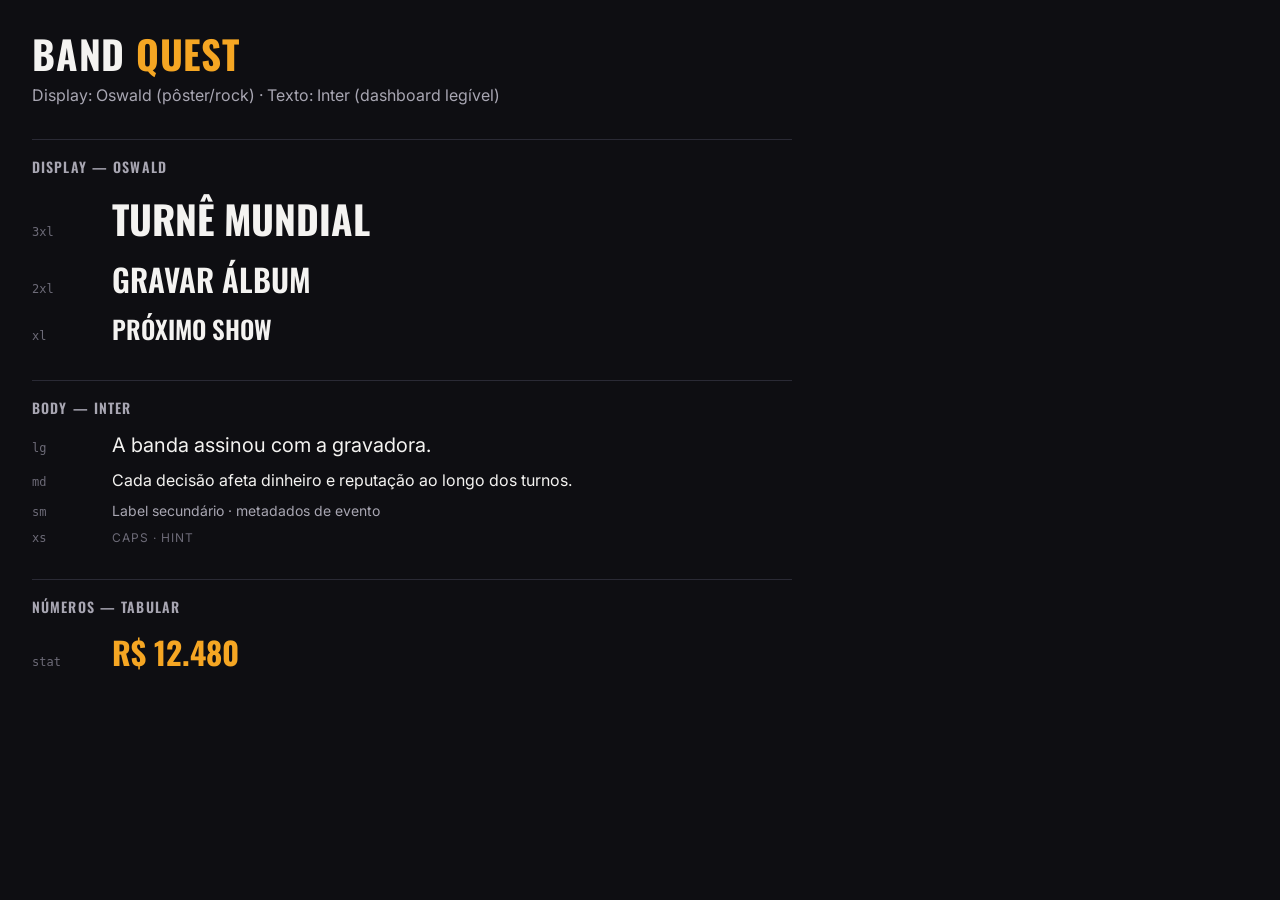
<file: design-system/foundations/typography.html>
<!-- @dsCard group="Type" name="Typography" -->
<!DOCTYPE html>
<html lang="pt-BR">
<head>
<meta charset="utf-8">
<meta name="viewport" content="width=device-width, initial-scale=1">
<title>Band Quest — Typography</title>
<link rel="preconnect" href="https://fonts.googleapis.com">
<link href="https://fonts.googleapis.com/css2?family=Inter:wght@400;500;600;700&family=Oswald:wght@500;600;700&display=swap" rel="stylesheet">
<link rel="stylesheet" href="../tokens.css">
<style>
  body { margin: 0; }
  .wrap { padding: var(--bq-space-6); max-width: 760px; }
  .display { font-family: var(--bq-font-display); }
  .body { font-family: var(--bq-font-body); }
  h2 { font-family: var(--bq-font-display); font-weight: 600; letter-spacing: var(--bq-tracking-caps);
       text-transform: uppercase; font-size: var(--bq-text-sm); color: var(--bq-text-muted);
       margin: var(--bq-space-6) 0 var(--bq-space-3); border-top: 1px solid var(--bq-border); padding-top: var(--bq-space-4); }
  .row { display: flex; align-items: baseline; gap: var(--bq-space-4); margin-bottom: var(--bq-space-2); }
  .tag { font-family: var(--bq-font-mono); font-size: var(--bq-text-xs); color: var(--bq-text-faint); width: 64px; flex: none; }
  .brand { font-family: var(--bq-font-display); font-weight: 700; text-transform: uppercase;
           letter-spacing: var(--bq-tracking-display); font-size: var(--bq-text-3xl); line-height: var(--bq-leading-tight); }
  .brand b { color: var(--bq-spotlight); }
</style>
</head>
<body class="bq-root">
<div class="wrap">
  <div class="brand">Band <b>Quest</b></div>
  <p style="color:var(--bq-text-muted);margin-top:var(--bq-space-2)">Display: Oswald (pôster/rock) · Texto: Inter (dashboard legível)</p>

  <h2>Display — Oswald</h2>
  <div class="row"><span class="tag">3xl</span><span class="display" style="font-size:var(--bq-text-3xl);font-weight:700;text-transform:uppercase">Turnê Mundial</span></div>
  <div class="row"><span class="tag">2xl</span><span class="display" style="font-size:var(--bq-text-2xl);font-weight:600;text-transform:uppercase">Gravar Álbum</span></div>
  <div class="row"><span class="tag">xl</span><span class="display" style="font-size:var(--bq-text-xl);font-weight:600;text-transform:uppercase">Próximo Show</span></div>

  <h2>Body — Inter</h2>
  <div class="row"><span class="tag">lg</span><span class="body" style="font-size:var(--bq-text-lg)">A banda assinou com a gravadora.</span></div>
  <div class="row"><span class="tag">md</span><span class="body" style="font-size:var(--bq-text-md)">Cada decisão afeta dinheiro e reputação ao longo dos turnos.</span></div>
  <div class="row"><span class="tag">sm</span><span class="body" style="font-size:var(--bq-text-sm);color:var(--bq-text-muted)">Label secundário · metadados de evento</span></div>
  <div class="row"><span class="tag">xs</span><span class="body" style="font-size:var(--bq-text-xs);color:var(--bq-text-faint);text-transform:uppercase;letter-spacing:var(--bq-tracking-caps)">Caps · hint</span></div>

  <h2>Números — tabular</h2>
  <div class="row"><span class="tag">stat</span><span class="display" style="font-size:var(--bq-text-2xl);font-weight:700;font-variant-numeric:tabular-nums;color:var(--bq-spotlight)">R$ 12.480</span></div>
</div>
</body>
</html>
</file>
<file: design-system/tokens.css>
/* ==========================================================================
   Band Quest — Design Tokens (single source of truth)
   Feature 0006 · Art Direction and Visual System · iteration-03

   Direção: atemporal/multi-era · híbrido (base limpa + acento rock) · dark.
   Estes tokens são o CONTRATO VISUAL consumido pela implementação Vue em
   band-quest-game. Componentes nunca devem hardcodar cor/tipografia/espaço —
   sempre referenciar uma var() daqui.
   ========================================================================== */

:root {
  /* ----- Color · superfícies (dark, palco/noturno) ----- */
  --bq-bg-base:      #0e0e12;  /* fundo da aplicação */
  --bq-bg-surface:   #16161d;  /* cards, painéis */
  --bq-bg-elevated:  #1f1f29;  /* itens elevados, hover */
  --bq-bg-inset:     #0a0a0e;  /* poços, áreas internas */

  /* ----- Color · bordas e linhas ----- */
  --bq-border:       #2a2a35;
  --bq-border-strong:#3a3a48;

  /* ----- Color · texto ----- */
  --bq-text:         #f4f3f1;  /* texto primário */
  --bq-text-muted:   #a8a6b2;  /* secundário, labels */
  --bq-text-faint:   #6d6b78;  /* terciário, hints */
  --bq-text-on-accent:#15120a; /* texto sobre acento claro */

  /* ----- Color · acentos de marca (atemporais) ----- */
  --bq-spotlight:    #f5a623;  /* primário — luz de palco, âmbar/ouro */
  --bq-spotlight-dim:#3a2c12;  /* tonal do âmbar para fundos sutis */
  --bq-ember:        #e2473b;  /* energia/rock — vermelho/carmim */
  --bq-ember-dim:    #3a1816;

  /* ----- Color · semântica de stats ----- */
  --bq-stat-rep:     #f5a623;  /* reputação — ouro */
  --bq-stat-cash:    #46d39a;  /* caixa/dinheiro — verde */
  --bq-stat-fans:    #ff5c8a;  /* fãs — magenta */
  --bq-stat-fatigue: #ff6b4a;  /* fadiga — laranja-vermelho */

  /* ----- Color · feedback ----- */
  --bq-positive:     #46d39a;
  --bq-negative:     #e2473b;
  --bq-warning:      #f5a623;
  --bq-info:         #5aa9ff;

  /* ----- Typography · famílias ----- */
  --bq-font-display: "Oswald", "Archivo Narrow", "Bebas Neue", system-ui, sans-serif;
  --bq-font-body:    "Inter", system-ui, -apple-system, "Segoe UI", Roboto, sans-serif;
  --bq-font-mono:    "JetBrains Mono", "Roboto Mono", ui-monospace, monospace;

  /* ----- Typography · escala (1.25 — major third) ----- */
  --bq-text-xs:  0.75rem;   /* 12 */
  --bq-text-sm:  0.875rem;  /* 14 */
  --bq-text-md:  1rem;      /* 16 */
  --bq-text-lg:  1.25rem;   /* 20 */
  --bq-text-xl:  1.563rem;  /* 25 */
  --bq-text-2xl: 1.953rem;  /* 31 */
  --bq-text-3xl: 2.441rem;  /* 39 */

  --bq-weight-regular: 400;
  --bq-weight-medium:  500;
  --bq-weight-semibold:600;
  --bq-weight-bold:    700;

  --bq-leading-tight: 1.1;
  --bq-leading-snug:  1.3;
  --bq-leading-base:  1.5;

  /* tracking de display (poster/rock) */
  --bq-tracking-display: 0.02em;
  --bq-tracking-caps:    0.08em;

  /* ----- Spacing (base 4px) ----- */
  --bq-space-1: 0.25rem;  /* 4  */
  --bq-space-2: 0.5rem;   /* 8  */
  --bq-space-3: 0.75rem;  /* 12 */
  --bq-space-4: 1rem;     /* 16 */
  --bq-space-5: 1.5rem;   /* 24 */
  --bq-space-6: 2rem;     /* 32 */
  --bq-space-7: 3rem;     /* 48 */
  --bq-space-8: 4rem;     /* 64 */

  /* ----- Radius ----- */
  --bq-radius-sm:   6px;
  --bq-radius-md:   10px;
  --bq-radius-lg:   16px;
  --bq-radius-pill: 999px;

  /* ----- Elevation (sombras para dark) ----- */
  --bq-shadow-sm: 0 1px 2px rgba(0,0,0,.4);
  --bq-shadow-md: 0 4px 12px rgba(0,0,0,.45);
  --bq-shadow-lg: 0 12px 32px rgba(0,0,0,.55);
  --bq-glow-spotlight: 0 0 0 1px var(--bq-spotlight), 0 0 18px -2px rgba(245,166,35,.5);

  /* ----- Motion ----- */
  --bq-ease: cubic-bezier(.2,.7,.3,1);
  --bq-dur-fast: 120ms;
  --bq-dur-base: 200ms;

  /* ----- Overlay (scrim de modais/popovers) ----- */
  --bq-overlay: rgba(8, 8, 12, 0.66);  /* fundo escurecido atrás de diálogos */
  --bq-z-overlay: 100;                 /* camada de modais/dropdowns */
}

/* Base mínima compartilhada pelos previews do kit. A aplicação real aplica
   o equivalente no seu próprio reset; o que importa como contrato são as vars. */
.bq-root {
  background: var(--bq-bg-base);
  color: var(--bq-text);
  font-family: var(--bq-font-body);
  font-size: var(--bq-text-md);
  line-height: var(--bq-leading-base);
  -webkit-font-smoothing: antialiased;
}
</file>
